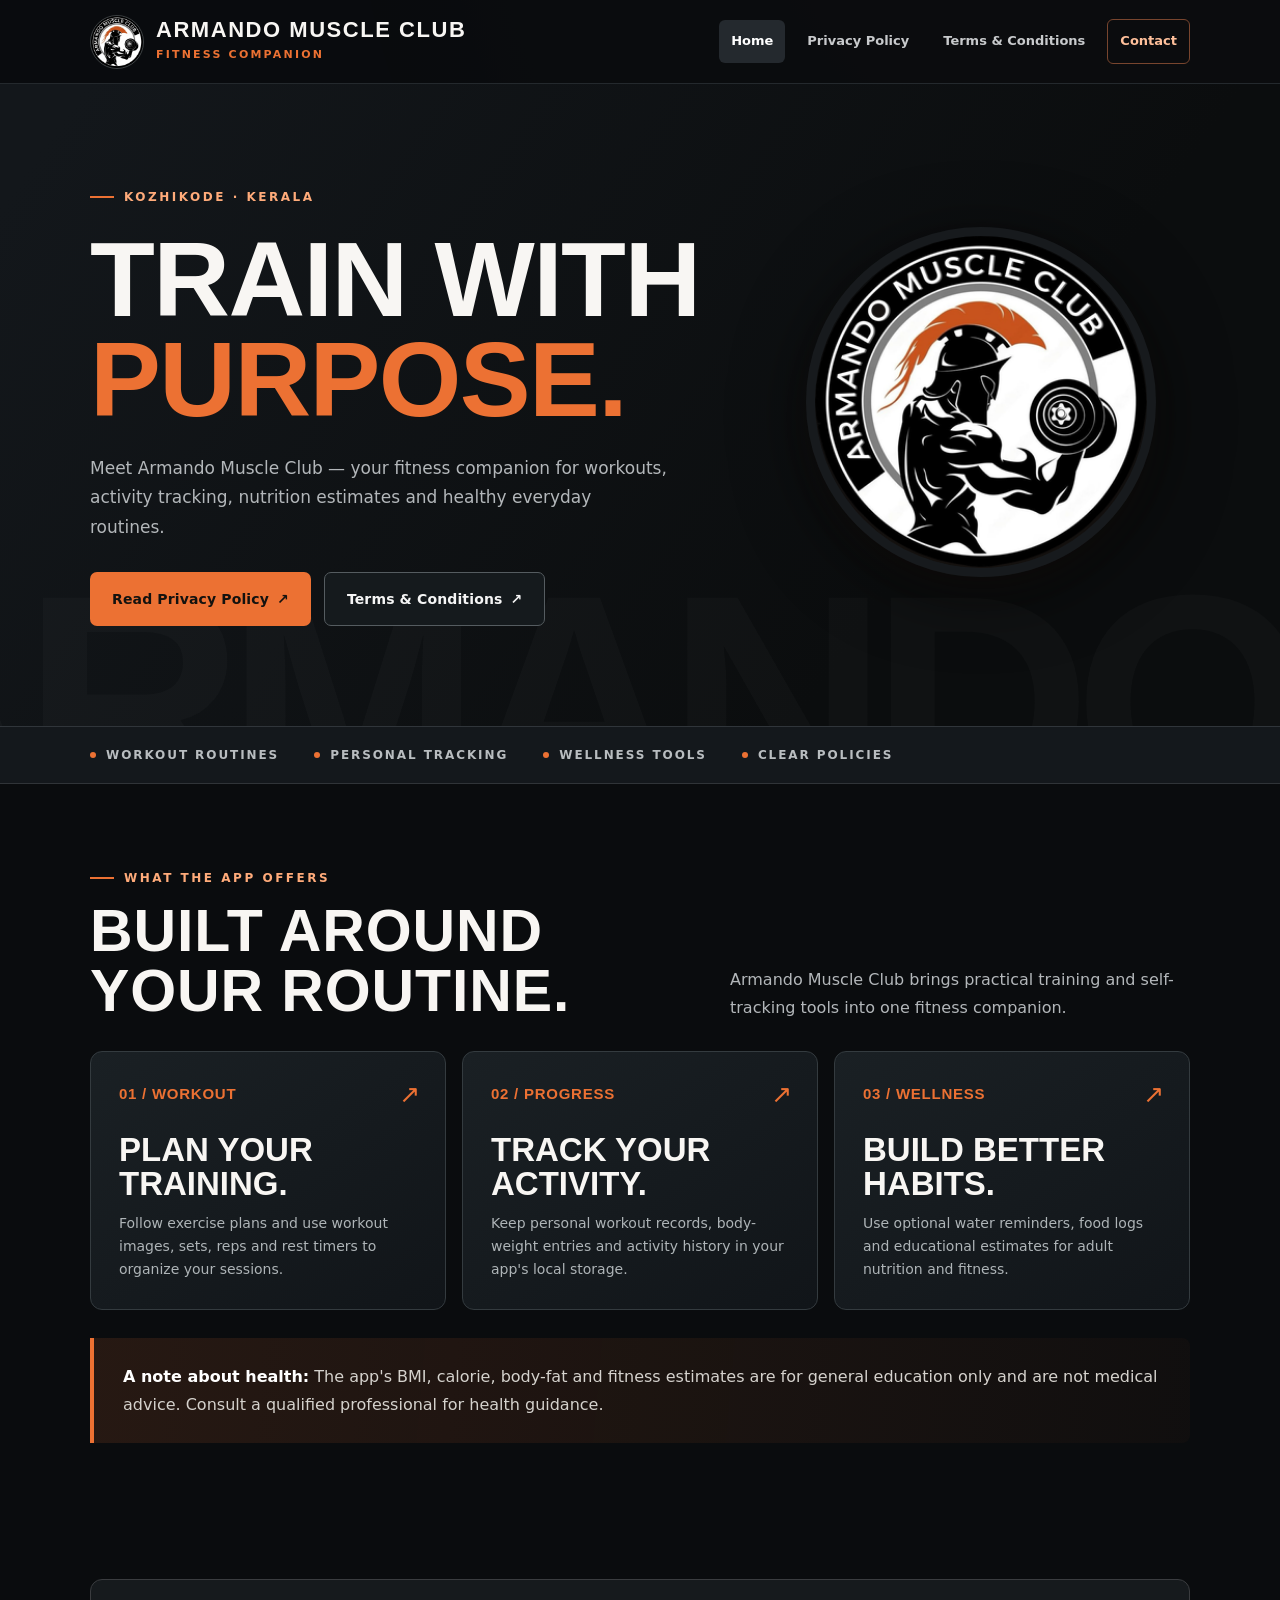
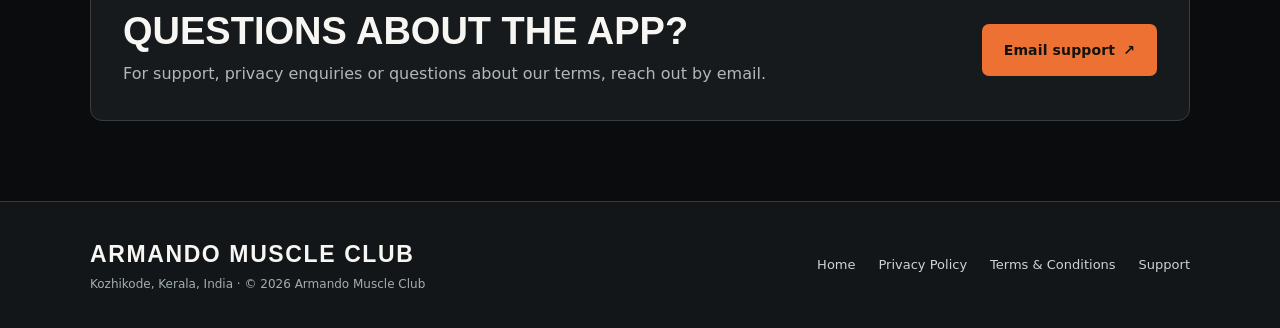
<file: index.html>
<!DOCTYPE html>
<html lang="en">
<head>
  <meta charset="utf-8">
  <meta name="viewport" content="width=device-width, initial-scale=1">
  <meta name="theme-color" content="#0a0c0e">
  <meta name="color-scheme" content="dark">
  <meta name="description" content="Armando Muscle Club fitness companion app. Read our Privacy Policy and Terms &amp; Conditions.">
  <title>Fitness &amp; Wellness | Armando Muscle Club</title>
  <link rel="icon" href="assets/logo.png" type="image/png">
  <link rel="stylesheet" href="assets/style.css">
</head>
<body>
<a class="skip" href="#main">Skip to content</a>
<header class="site-header"><div class="shell header-inner">
  <a class="brand" href="index.html" aria-label="Armando Muscle Club home">
    <img src="assets/logo.png" width="54" height="54" alt="Armando Muscle Club logo">
    <span><span class="brand-name" style="display:block">Armando Muscle Club</span><span class="brand-sub" style="display:block">Fitness companion</span></span>
  </a>
  <nav class="nav" aria-label="Primary navigation">
    <a href="index.html" aria-current="page">Home</a>
    <a href="privacy-policy.html" >Privacy Policy</a>
    <a href="terms-and-conditions.html" >Terms &amp; Conditions</a>
    <a class="nav-contact" href="mailto:adwaithcontact@gmail.com">Contact</a>
  </nav>
</div></header>
<main id="main">
<section class="hero"><div class="shell hero-inner"><div class="hero-copy"><div class="kicker">Kozhikode · Kerala</div><h1>Train with<br><span>purpose.</span></h1><p>Meet Armando Muscle Club — your fitness companion for workouts, activity tracking, nutrition estimates and healthy everyday routines.</p><div class="button-row"><a class="button primary" href="privacy-policy.html">Read Privacy Policy <span aria-hidden="true">↗</span></a><a class="button secondary" href="terms-and-conditions.html">Terms &amp; Conditions <span aria-hidden="true">↗</span></a></div></div><div class="hero-art"><img class="hero-mark" src="assets/logo.png" width="350" height="350" alt="Armando Muscle Club athlete emblem"></div></div></section>
<div class="trustline"><div class="shell"><span><i></i> Workout routines</span><span><i></i> Personal tracking</span><span><i></i> Wellness tools</span><span><i></i> Clear policies</span></div></div>
<section class="section" aria-labelledby="what-title"><div class="shell"><div class="section-heading"><div><div class="kicker">What the app offers</div><h2 id="what-title">Built around your routine.</h2></div><p>Armando Muscle Club brings practical training and self-tracking tools into one fitness companion.</p></div>
<div class="cards"><article class="tile"><span class="num">01 / WORKOUT</span><span class="arrow" aria-hidden="true">↗</span><h3>Plan your<br>training.</h3><p>Follow exercise plans and use workout images, sets, reps and rest timers to organize your sessions.</p></article><article class="tile"><span class="num">02 / PROGRESS</span><span class="arrow" aria-hidden="true">↗</span><h3>Track your<br>activity.</h3><p>Keep personal workout records, body-weight entries and activity history in your app's local storage.</p></article><article class="tile"><span class="num">03 / WELLNESS</span><span class="arrow" aria-hidden="true">↗</span><h3>Build better<br>habits.</h3><p>Use optional water reminders, food logs and educational estimates for adult nutrition and fitness.</p></article></div>
<div class="info-banner"><strong>A note about health:</strong> The app's BMI, calorie, body-fat and fitness estimates are for general education only and are not medical advice. Consult a qualified professional for health guidance.</div></div></section>
<section class="contact-section"><div class="shell"><div class="contact-panel"><div><h2>Questions about the app?</h2><p>For support, privacy enquiries or questions about our terms, reach out by email.</p></div><a class="button primary" href="mailto:adwaithcontact@gmail.com">Email support <span aria-hidden="true">↗</span></a></div></div></section>
</main>
<footer class="footer"><div class="shell footer-inner">
  <div><div class="signature">Armando Muscle Club</div><div class="subfooter">Kozhikode, Kerala, India · © 2026 Armando Muscle Club</div></div>
  <nav class="footer-links" aria-label="Footer navigation"><a href="index.html">Home</a><a href="privacy-policy.html">Privacy Policy</a><a href="terms-and-conditions.html">Terms &amp; Conditions</a><a href="mailto:adwaithcontact@gmail.com">Support</a></nav>
</div></footer>
</body></html>
</file>
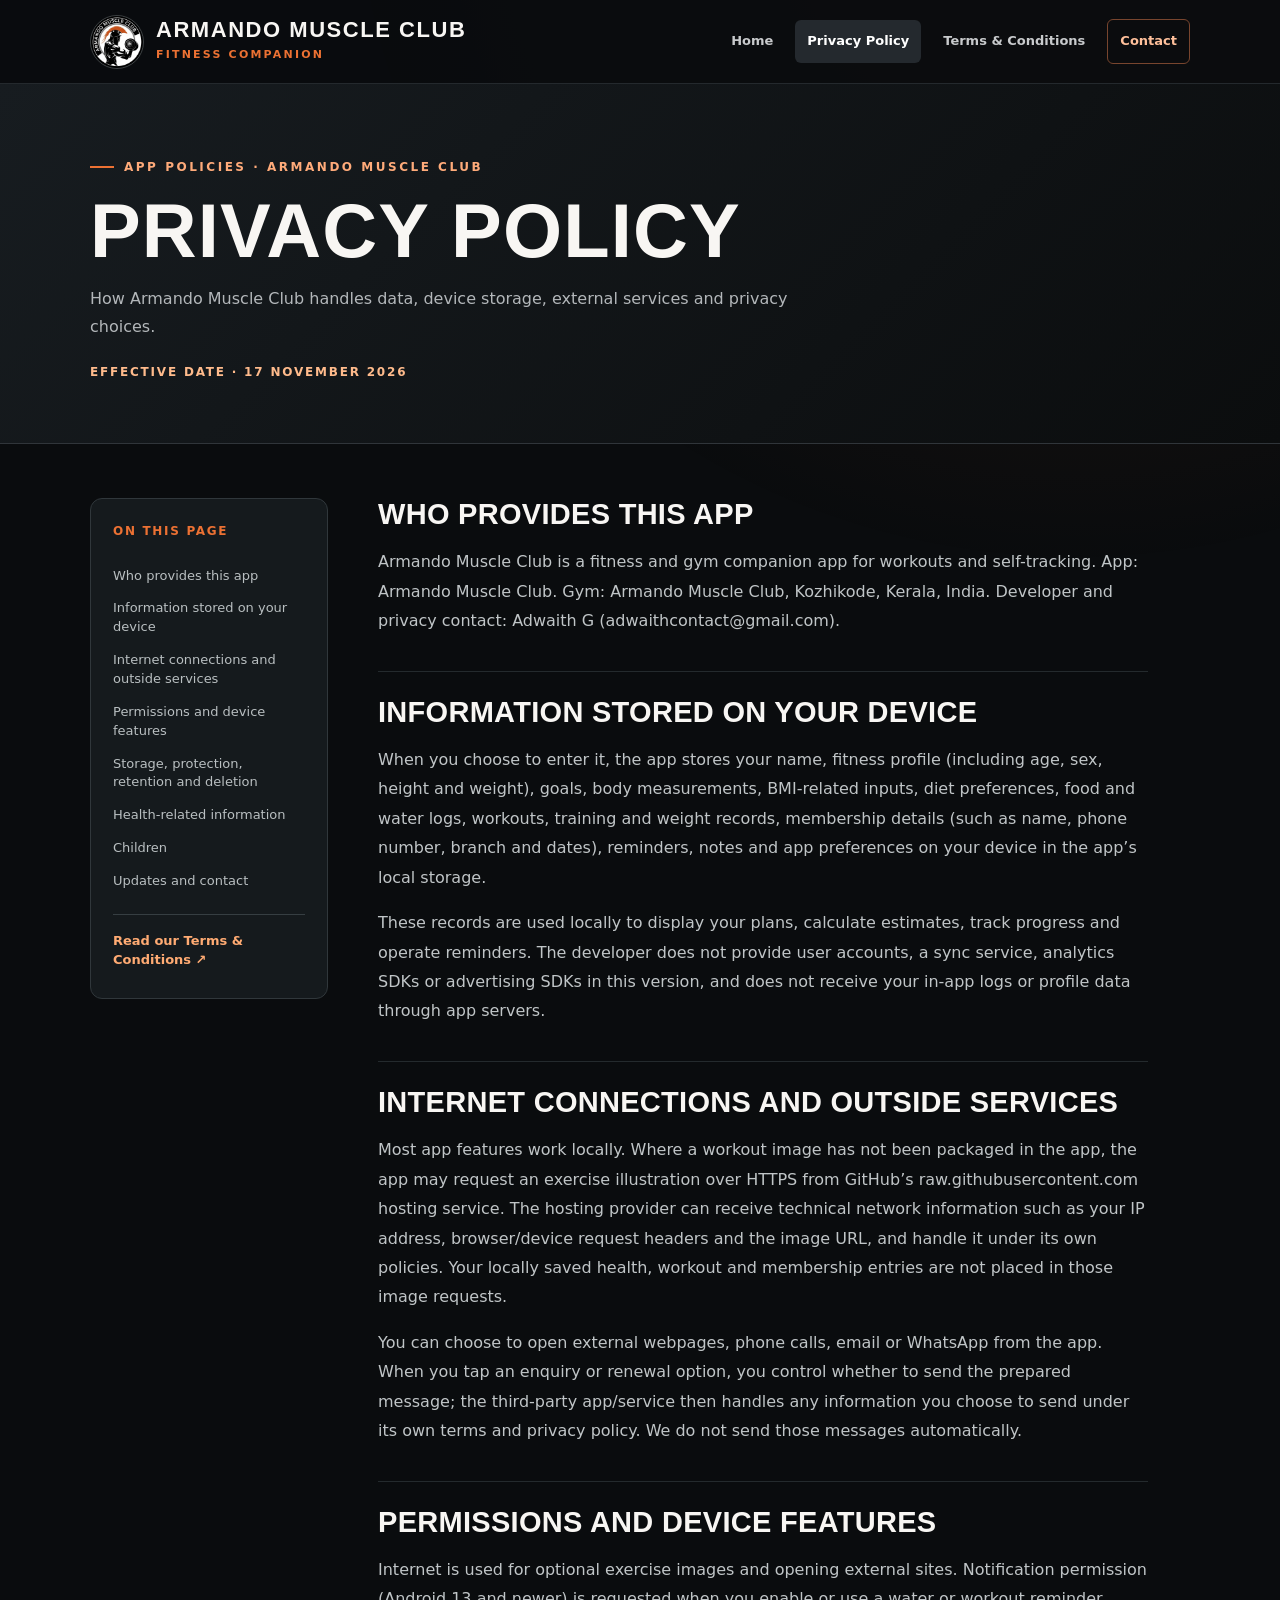
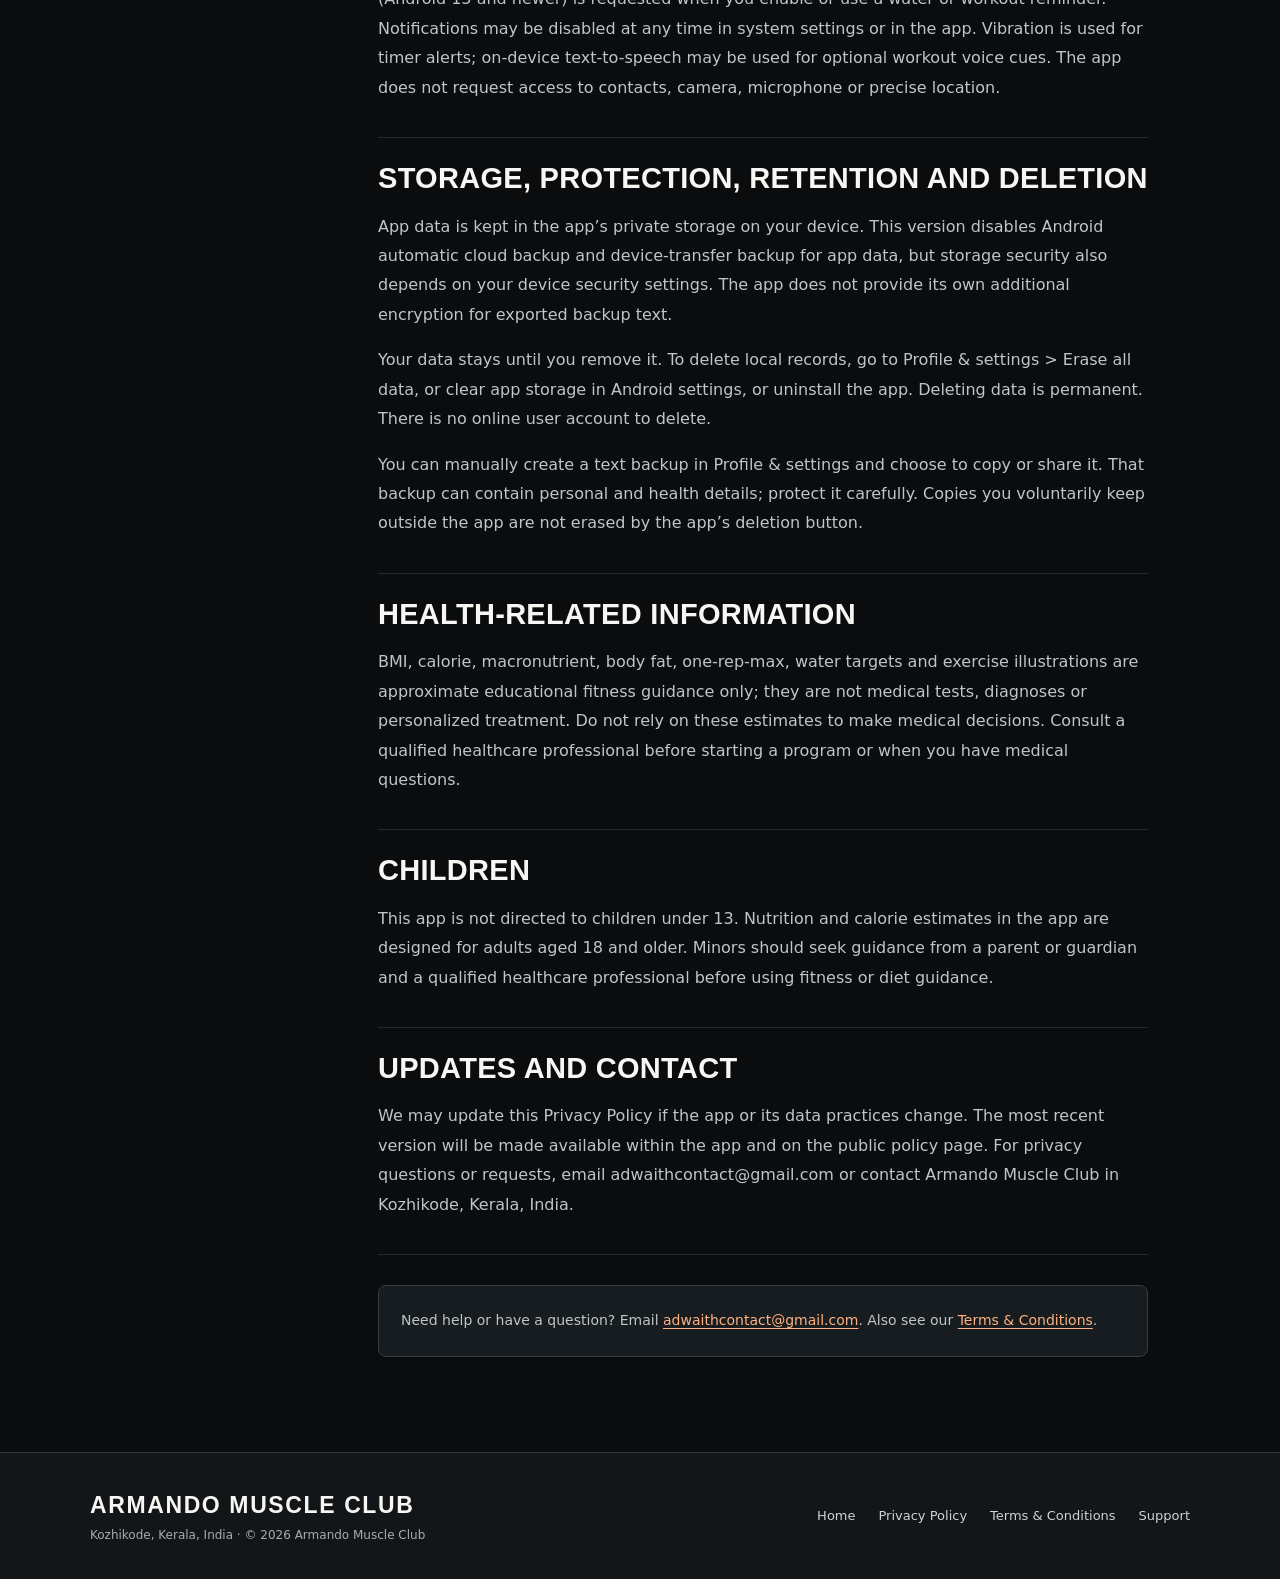
<file: privacy-policy.html>
<!DOCTYPE html>
<html lang="en">
<head>
  <meta charset="utf-8">
  <meta name="viewport" content="width=device-width, initial-scale=1">
  <meta name="theme-color" content="#0a0c0e">
  <meta name="color-scheme" content="dark">
  <meta name="description" content="How Armando Muscle Club handles data, device storage, external services and privacy choices.">
  <title>Privacy Policy | Armando Muscle Club</title>
  <link rel="icon" href="assets/logo.png" type="image/png">
  <link rel="stylesheet" href="assets/style.css">
</head>
<body>
<a class="skip" href="#main">Skip to content</a>
<header class="site-header"><div class="shell header-inner">
  <a class="brand" href="index.html" aria-label="Armando Muscle Club home">
    <img src="assets/logo.png" width="54" height="54" alt="Armando Muscle Club logo">
    <span><span class="brand-name" style="display:block">Armando Muscle Club</span><span class="brand-sub" style="display:block">Fitness companion</span></span>
  </a>
  <nav class="nav" aria-label="Primary navigation">
    <a href="index.html" >Home</a>
    <a href="privacy-policy.html" aria-current="page">Privacy Policy</a>
    <a href="terms-and-conditions.html" >Terms &amp; Conditions</a>
    <a class="nav-contact" href="mailto:adwaithcontact@gmail.com">Contact</a>
  </nav>
</div></header>
<main id="main"><section class="simple-head"><div class="shell"><div class="kicker">App policies · Armando Muscle Club</div><h1>Privacy Policy</h1><p>How Armando Muscle Club handles data, device storage, external services and privacy choices.</p><p class="dated">Effective date · 17 November 2026</p></div></section>
<div class="shell legal-grid"><aside class="toc" aria-label="On this page"><div class="toc-head">On this page</div><nav class="toc-list" aria-label="Policy sections"><a href="#who-provides-this-app">Who provides this app</a><a href="#information-stored-on-your-device">Information stored on your device</a><a href="#internet-connections-and-outside-services">Internet connections and outside services</a><a href="#permissions-and-device-features">Permissions and device features</a><a href="#storage-protection-retention-and-deletion">Storage, protection, retention and deletion</a><a href="#health-related-information">Health-related information</a><a href="#children">Children</a><a href="#updates-and-contact">Updates and contact</a></nav><a class="toc-cta" href="terms-and-conditions.html">Read our Terms & Conditions ↗</a></aside>
<article class="legal-copy" aria-label="Privacy Policy"><section id="who-provides-this-app"><h2>Who provides this app</h2><p>Armando Muscle Club is a fitness and gym companion app for workouts and self-tracking. App: Armando Muscle Club. Gym: Armando Muscle Club, Kozhikode, Kerala, India. Developer and privacy contact: Adwaith G (adwaithcontact@gmail.com).</p></section><section id="information-stored-on-your-device"><h2>Information stored on your device</h2><p>When you choose to enter it, the app stores your name, fitness profile (including age, sex, height and weight), goals, body measurements, BMI-related inputs, diet preferences, food and water logs, workouts, training and weight records, membership details (such as name, phone number, branch and dates), reminders, notes and app preferences on your device in the app’s local storage.</p><p>These records are used locally to display your plans, calculate estimates, track progress and operate reminders. The developer does not provide user accounts, a sync service, analytics SDKs or advertising SDKs in this version, and does not receive your in-app logs or profile data through app servers.</p></section><section id="internet-connections-and-outside-services"><h2>Internet connections and outside services</h2><p>Most app features work locally. Where a workout image has not been packaged in the app, the app may request an exercise illustration over HTTPS from GitHub’s raw.githubusercontent.com hosting service. The hosting provider can receive technical network information such as your IP address, browser/device request headers and the image URL, and handle it under its own policies. Your locally saved health, workout and membership entries are not placed in those image requests.</p><p>You can choose to open external webpages, phone calls, email or WhatsApp from the app. When you tap an enquiry or renewal option, you control whether to send the prepared message; the third-party app/service then handles any information you choose to send under its own terms and privacy policy. We do not send those messages automatically.</p></section><section id="permissions-and-device-features"><h2>Permissions and device features</h2><p>Internet is used for optional exercise images and opening external sites. Notification permission (Android 13 and newer) is requested when you enable or use a water or workout reminder. Notifications may be disabled at any time in system settings or in the app. Vibration is used for timer alerts; on-device text-to-speech may be used for optional workout voice cues. The app does not request access to contacts, camera, microphone or precise location.</p></section><section id="storage-protection-retention-and-deletion"><h2>Storage, protection, retention and deletion</h2><p>App data is kept in the app’s private storage on your device. This version disables Android automatic cloud backup and device-transfer backup for app data, but storage security also depends on your device security settings. The app does not provide its own additional encryption for exported backup text.</p><p>Your data stays until you remove it. To delete local records, go to Profile &amp; settings &gt; Erase all data, or clear app storage in Android settings, or uninstall the app. Deleting data is permanent. There is no online user account to delete.</p><p>You can manually create a text backup in Profile &amp; settings and choose to copy or share it. That backup can contain personal and health details; protect it carefully. Copies you voluntarily keep outside the app are not erased by the app’s deletion button.</p></section><section id="health-related-information"><h2>Health-related information</h2><p>BMI, calorie, macronutrient, body fat, one-rep-max, water targets and exercise illustrations are approximate educational fitness guidance only; they are not medical tests, diagnoses or personalized treatment. Do not rely on these estimates to make medical decisions. Consult a qualified healthcare professional before starting a program or when you have medical questions.</p></section><section id="children"><h2>Children</h2><p>This app is not directed to children under 13. Nutrition and calorie estimates in the app are designed for adults aged 18 and older. Minors should seek guidance from a parent or guardian and a qualified healthcare professional before using fitness or diet guidance.</p></section><section id="updates-and-contact"><h2>Updates and contact</h2><p>We may update this Privacy Policy if the app or its data practices change. The most recent version will be made available within the app and on the public policy page. For privacy questions or requests, email adwaithcontact@gmail.com or contact Armando Muscle Club in Kozhikode, Kerala, India.</p></section><div class="legal-end"><p>Need help or have a question? Email <a href="mailto:adwaithcontact@gmail.com">adwaithcontact@gmail.com</a>. Also see our <a href="terms-and-conditions.html">Terms &amp; Conditions</a>.</p></div></article></div></main>
<footer class="footer"><div class="shell footer-inner">
  <div><div class="signature">Armando Muscle Club</div><div class="subfooter">Kozhikode, Kerala, India · © 2026 Armando Muscle Club</div></div>
  <nav class="footer-links" aria-label="Footer navigation"><a href="index.html">Home</a><a href="privacy-policy.html">Privacy Policy</a><a href="terms-and-conditions.html">Terms &amp; Conditions</a><a href="mailto:adwaithcontact@gmail.com">Support</a></nav>
</div></footer>
</body></html>
</file>
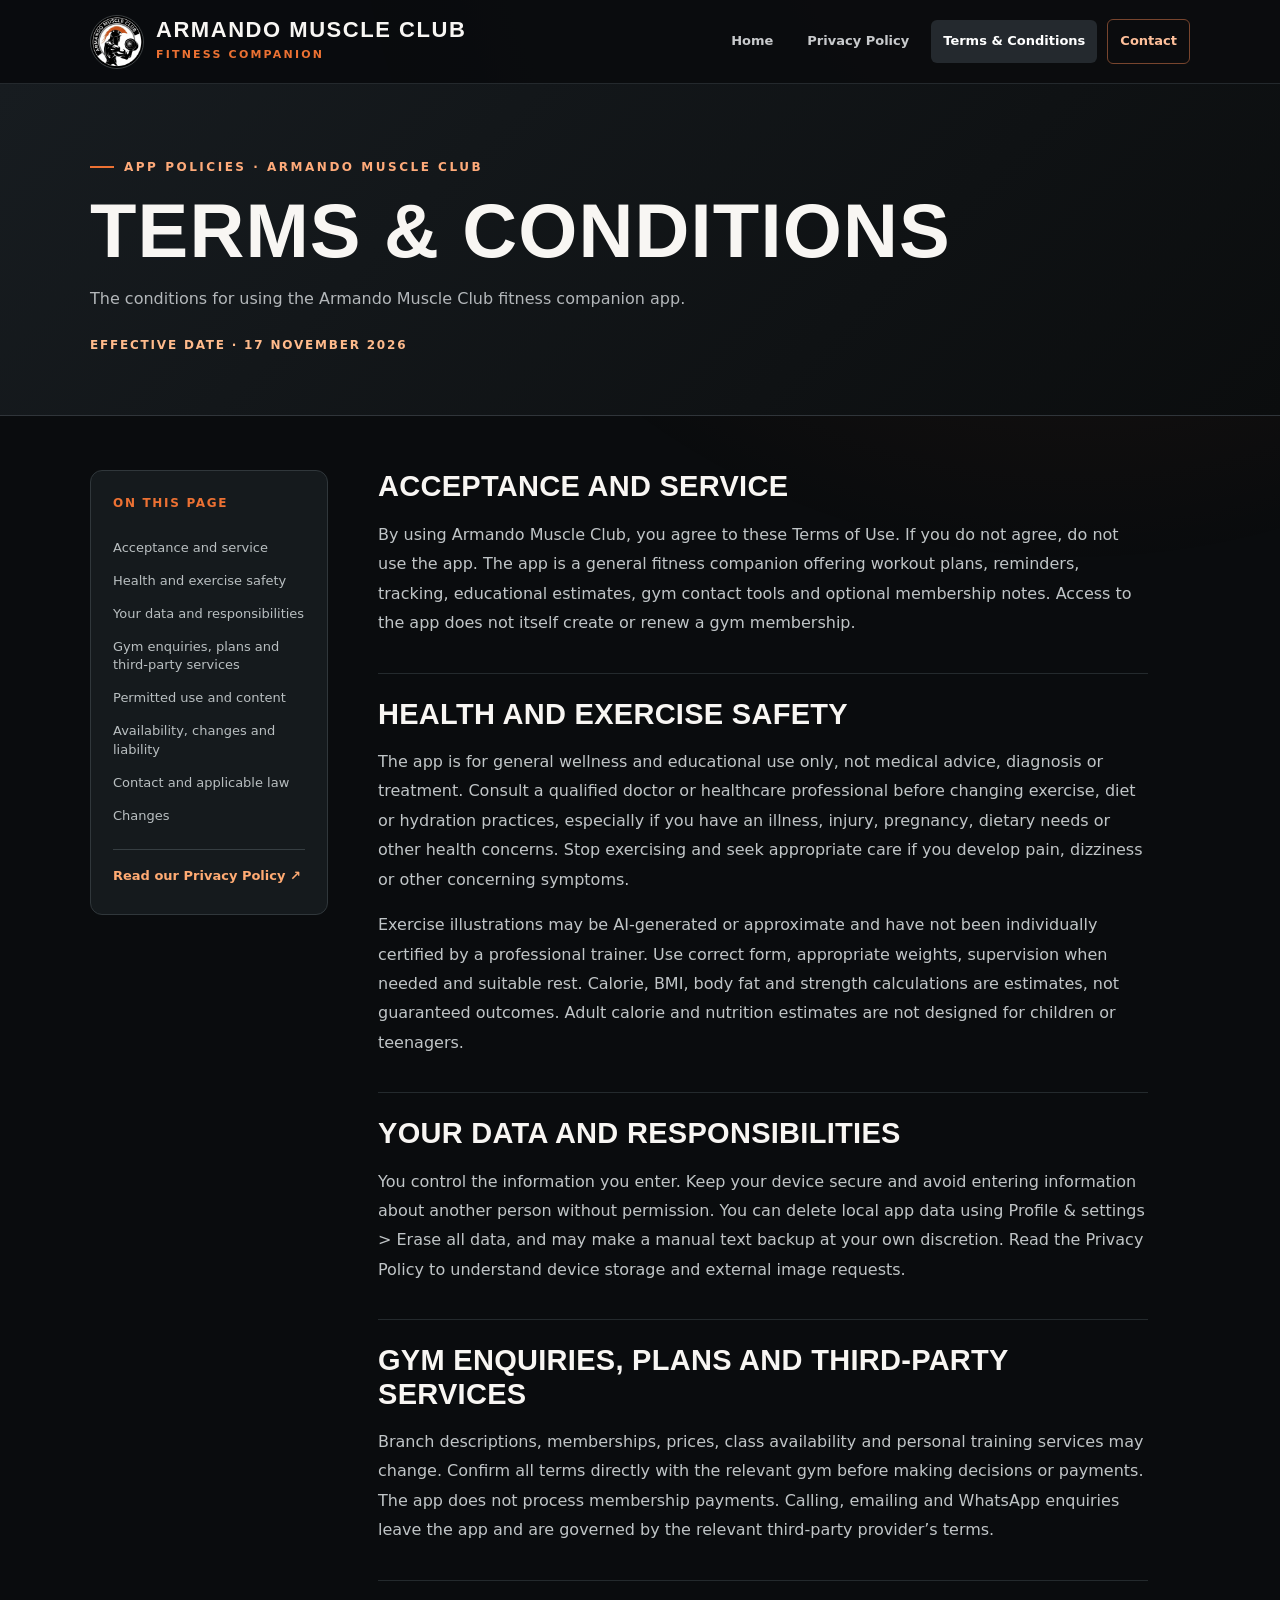
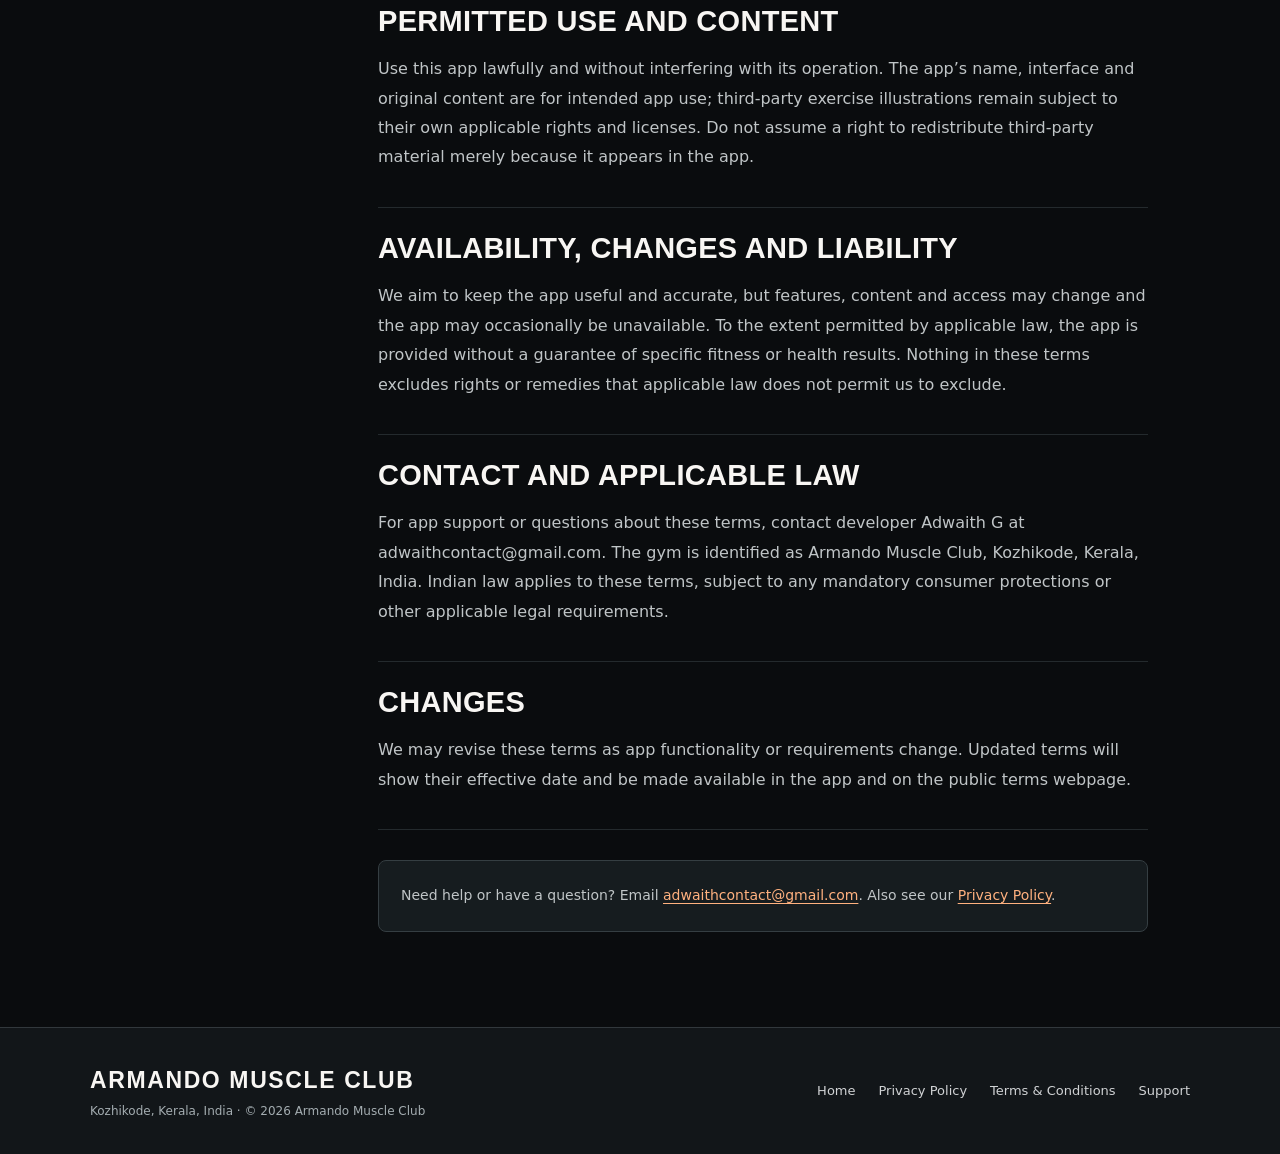
<file: terms-and-conditions.html>
<!DOCTYPE html>
<html lang="en">
<head>
  <meta charset="utf-8">
  <meta name="viewport" content="width=device-width, initial-scale=1">
  <meta name="theme-color" content="#0a0c0e">
  <meta name="color-scheme" content="dark">
  <meta name="description" content="The conditions for using the Armando Muscle Club fitness companion app.">
  <title>Terms &amp; Conditions | Armando Muscle Club</title>
  <link rel="icon" href="assets/logo.png" type="image/png">
  <link rel="stylesheet" href="assets/style.css">
</head>
<body>
<a class="skip" href="#main">Skip to content</a>
<header class="site-header"><div class="shell header-inner">
  <a class="brand" href="index.html" aria-label="Armando Muscle Club home">
    <img src="assets/logo.png" width="54" height="54" alt="Armando Muscle Club logo">
    <span><span class="brand-name" style="display:block">Armando Muscle Club</span><span class="brand-sub" style="display:block">Fitness companion</span></span>
  </a>
  <nav class="nav" aria-label="Primary navigation">
    <a href="index.html" >Home</a>
    <a href="privacy-policy.html" >Privacy Policy</a>
    <a href="terms-and-conditions.html" aria-current="page">Terms &amp; Conditions</a>
    <a class="nav-contact" href="mailto:adwaithcontact@gmail.com">Contact</a>
  </nav>
</div></header>
<main id="main"><section class="simple-head"><div class="shell"><div class="kicker">App policies · Armando Muscle Club</div><h1>Terms & Conditions</h1><p>The conditions for using the Armando Muscle Club fitness companion app.</p><p class="dated">Effective date · 17 November 2026</p></div></section>
<div class="shell legal-grid"><aside class="toc" aria-label="On this page"><div class="toc-head">On this page</div><nav class="toc-list" aria-label="Policy sections"><a href="#acceptance-and-service">Acceptance and service</a><a href="#health-and-exercise-safety">Health and exercise safety</a><a href="#your-data-and-responsibilities">Your data and responsibilities</a><a href="#gym-enquiries-plans-and-third-party-services">Gym enquiries, plans and third-party services</a><a href="#permitted-use-and-content">Permitted use and content</a><a href="#availability-changes-and-liability">Availability, changes and liability</a><a href="#contact-and-applicable-law">Contact and applicable law</a><a href="#changes">Changes</a></nav><a class="toc-cta" href="privacy-policy.html">Read our Privacy Policy ↗</a></aside>
<article class="legal-copy" aria-label="Terms & Conditions"><section id="acceptance-and-service"><h2>Acceptance and service</h2><p>By using Armando Muscle Club, you agree to these Terms of Use. If you do not agree, do not use the app. The app is a general fitness companion offering workout plans, reminders, tracking, educational estimates, gym contact tools and optional membership notes. Access to the app does not itself create or renew a gym membership.</p></section><section id="health-and-exercise-safety"><h2>Health and exercise safety</h2><p>The app is for general wellness and educational use only, not medical advice, diagnosis or treatment. Consult a qualified doctor or healthcare professional before changing exercise, diet or hydration practices, especially if you have an illness, injury, pregnancy, dietary needs or other health concerns. Stop exercising and seek appropriate care if you develop pain, dizziness or other concerning symptoms.</p><p>Exercise illustrations may be AI-generated or approximate and have not been individually certified by a professional trainer. Use correct form, appropriate weights, supervision when needed and suitable rest. Calorie, BMI, body fat and strength calculations are estimates, not guaranteed outcomes. Adult calorie and nutrition estimates are not designed for children or teenagers.</p></section><section id="your-data-and-responsibilities"><h2>Your data and responsibilities</h2><p>You control the information you enter. Keep your device secure and avoid entering information about another person without permission. You can delete local app data using Profile &amp; settings &gt; Erase all data, and may make a manual text backup at your own discretion. Read the Privacy Policy to understand device storage and external image requests.</p></section><section id="gym-enquiries-plans-and-third-party-services"><h2>Gym enquiries, plans and third-party services</h2><p>Branch descriptions, memberships, prices, class availability and personal training services may change. Confirm all terms directly with the relevant gym before making decisions or payments. The app does not process membership payments. Calling, emailing and WhatsApp enquiries leave the app and are governed by the relevant third-party provider’s terms.</p></section><section id="permitted-use-and-content"><h2>Permitted use and content</h2><p>Use this app lawfully and without interfering with its operation. The app’s name, interface and original content are for intended app use; third-party exercise illustrations remain subject to their own applicable rights and licenses. Do not assume a right to redistribute third-party material merely because it appears in the app.</p></section><section id="availability-changes-and-liability"><h2>Availability, changes and liability</h2><p>We aim to keep the app useful and accurate, but features, content and access may change and the app may occasionally be unavailable. To the extent permitted by applicable law, the app is provided without a guarantee of specific fitness or health results. Nothing in these terms excludes rights or remedies that applicable law does not permit us to exclude.</p></section><section id="contact-and-applicable-law"><h2>Contact and applicable law</h2><p>For app support or questions about these terms, contact developer Adwaith G at adwaithcontact@gmail.com. The gym is identified as Armando Muscle Club, Kozhikode, Kerala, India. Indian law applies to these terms, subject to any mandatory consumer protections or other applicable legal requirements.</p></section><section id="changes"><h2>Changes</h2><p>We may revise these terms as app functionality or requirements change. Updated terms will show their effective date and be made available in the app and on the public terms webpage.</p></section><div class="legal-end"><p>Need help or have a question? Email <a href="mailto:adwaithcontact@gmail.com">adwaithcontact@gmail.com</a>. Also see our <a href="privacy-policy.html">Privacy Policy</a>.</p></div></article></div></main>
<footer class="footer"><div class="shell footer-inner">
  <div><div class="signature">Armando Muscle Club</div><div class="subfooter">Kozhikode, Kerala, India · © 2026 Armando Muscle Club</div></div>
  <nav class="footer-links" aria-label="Footer navigation"><a href="index.html">Home</a><a href="privacy-policy.html">Privacy Policy</a><a href="terms-and-conditions.html">Terms &amp; Conditions</a><a href="mailto:adwaithcontact@gmail.com">Support</a></nav>
</div></footer>
</body></html>
</file>
<file: assets/style.css>
:root{color-scheme:dark;--bg:#0a0c0e;--pane:#11161a;--pane2:#181d21;--text:#f8f6f3;--muted:#b3b7ba;--line:#30353a;--orange:#ec7133;--orange2:#ffab73;--max:1100px}
*{box-sizing:border-box}
html{scroll-behavior:smooth}
body{margin:0;background:var(--bg);color:var(--text);font-family:'DM Sans',ui-sans-serif,system-ui,-apple-system,Segoe UI,Roboto,Arial,sans-serif;font-size:16px;line-height:1.72}
body::before{content:"";position:fixed;inset:0;pointer-events:none;z-index:-1;background:radial-gradient(ellipse at 84% -15%,rgba(236,113,51,.13),transparent 48%)}
a{color:inherit;text-decoration:none}a:hover{color:var(--orange2)}a:focus-visible{outline:3px solid var(--orange2);outline-offset:4px;border-radius:4px}
img{display:block;max-width:100%}.shell{width:min(calc(100% - 40px),var(--max));margin-inline:auto}.skip{position:absolute;left:12px;top:-70px;background:var(--orange);color:#111;padding:8px 15px;z-index:12;border-radius:6px}.skip:focus{top:12px}
.site-header{position:relative;z-index:2;border-bottom:1px solid #24292d;background:rgba(10,12,14,.93)}.header-inner{display:flex;justify-content:space-between;align-items:center;gap:20px;min-height:83px}.brand{display:flex;gap:12px;align-items:center;min-width:0}.brand img{width:54px;height:54px;object-fit:contain;border-radius:50%;border:1px solid #3d4143}.brand-name{font-family:'Barlow Condensed',Impact,sans-serif;font-size:22px;font-weight:800;letter-spacing:.07em;text-transform:uppercase;line-height:1}.brand-sub{font-size:11px;font-weight:700;text-transform:uppercase;letter-spacing:.2em;color:var(--orange);margin-top:5px}
.nav{display:flex;align-items:center;gap:10px;flex-wrap:wrap}.nav a{font-weight:600;font-size:13px;color:#c8cacc;padding:10px 12px;border-radius:6px;white-space:nowrap}.nav a[aria-current="page"],.nav a:hover{background:#24292e;color:white}.nav .nav-contact{border:1px solid #78452e;color:#ffc09b}
.kicker{display:inline-flex;align-items:center;gap:10px;color:#ffab7a;font-weight:800;text-transform:uppercase;letter-spacing:.21em;font-size:12px}.kicker::before{content:"";width:24px;height:2px;background:var(--orange)}
.hero{position:relative;overflow:hidden;padding:95px 0 100px;background:linear-gradient(125deg,#13171b 5%,#0b0d0e 72%);border-bottom:1px solid var(--line)}.hero::after{content:'ARMANDO';position:absolute;right:-14px;bottom:-130px;font-family:'Barlow Condensed',Impact,sans-serif;font-size:clamp(170px,24vw,430px);letter-spacing:-.06em;font-weight:800;line-height:1;color:rgba(255,255,255,.018);pointer-events:none}
.hero-inner{display:grid;grid-template-columns:1.2fr .8fr;gap:55px;align-items:center;position:relative;z-index:1}.hero h1{font-family:'Barlow Condensed',Impact,sans-serif;font-size:clamp(54px,8.3vw,112px);letter-spacing:-.015em;text-transform:uppercase;font-weight:800;line-height:.94;margin:23px 0 24px;max-width:780px}.hero h1 span{color:var(--orange)}.hero p{font-size:17px;color:var(--muted);max-width:580px;margin:0 0 30px}.button-row{display:flex;flex-wrap:wrap;gap:13px}.button{display:inline-flex;align-items:center;justify-content:center;gap:8px;border-radius:7px;font-weight:800;letter-spacing:.01em;font-size:14px;padding:14px 22px;transition:transform .18s ease,background .18s ease}.button:hover{transform:translateY(-2px);color:inherit}.primary{background:var(--orange);color:#14120f}.primary:hover{background:#fa9253;color:#14120f}.secondary{border:1px solid #555c60;color:#f5f5f5;background:#151a1d}.secondary:hover{background:#22282c}.hero-art{display:flex;justify-content:center;position:relative}.hero-art::before{content:"";position:absolute;width:380px;height:380px;max-width:100%;background:radial-gradient(circle,rgba(236,113,51,.22),transparent 70%);filter:blur(11px)}.hero-mark{position:relative;border-radius:50%;width:min(350px,90%);box-shadow:0 15px 70px rgba(0,0,0,.58);border:9px solid #171a1d}
.trustline{padding:18px 0;background:#14181c;border-bottom:1px solid #303438;color:#b9bdc0;font-size:12px;font-weight:700;text-transform:uppercase;letter-spacing:.16em}.trustline .shell{display:flex;flex-wrap:wrap;gap:20px 35px}.trustline span{display:flex;align-items:center;gap:10px}.trustline i{display:inline-block;width:6px;height:6px;border-radius:50%;background:var(--orange)}
.section{padding:76px 0}.section-heading{display:flex;justify-content:space-between;align-items:end;gap:25px;margin-bottom:30px}.section-heading h2,.simple-head h1{font-family:'Barlow Condensed',Impact,sans-serif;font-weight:800;text-transform:uppercase;letter-spacing:.015em}.section-heading h2{font-size:clamp(33px,5vw,59px);line-height:1.02;margin:12px 0 0}.section-heading p{max-width:460px;color:var(--muted);margin:0}.cards{display:grid;grid-template-columns:repeat(3,minmax(0,1fr));gap:16px}.tile{padding:28px;background:linear-gradient(145deg,#1a2024,#111519);border:1px solid #343b3f;border-radius:12px;min-height:235px;position:relative;overflow:hidden;transition:border .2s ease}.tile:hover{border-color:#9e5838}.tile .num{font-family:'Barlow Condensed',sans-serif;font-weight:800;letter-spacing:.05em;font-size:15px;color:var(--orange)}.tile h3{font-family:'Barlow Condensed',Impact,sans-serif;font-size:33px;line-height:1.05;text-transform:uppercase;margin:25px 0 10px}.tile p{font-size:14px;line-height:1.65;color:#aeb4b7;margin:0}.tile .arrow{position:absolute;right:25px;top:21px;font-size:25px;color:var(--orange)}
.info-banner{margin-top:28px;padding:25px 29px;background:linear-gradient(95deg,rgba(236,113,51,.13),rgba(236,113,51,.03));border-left:4px solid var(--orange);border-radius:0 8px 8px 0;color:#d5d2cd}.info-banner strong{color:white}.contact-section{padding:60px 0 80px}.contact-panel{display:grid;grid-template-columns:1fr auto;align-items:center;gap:24px;border:1px solid #3a3c3f;background:#161a1d;padding:32px;border-radius:12px}.contact-panel h2{font-family:'Barlow Condensed',Impact,sans-serif;font-size:38px;line-height:1;margin:0 0 10px;text-transform:uppercase}.contact-panel p{color:var(--muted);margin:0}
.simple-head{padding:65px 0 60px;background:linear-gradient(135deg,#171c20,#0b0d0e);border-bottom:1px solid #30353a}.simple-head h1{font-size:clamp(44px,6.6vw,76px);line-height:1;margin:16px 0}.simple-head p{max-width:760px;color:var(--muted);font-size:16px;margin:0}.simple-head .dated{font-size:12px;text-transform:uppercase;font-weight:800;letter-spacing:.15em;color:#ffbb8c;margin-top:22px}
.legal-grid{display:grid;grid-template-columns:238px minmax(0,1fr);gap:50px;align-items:start;padding:54px 0 95px}.toc{position:sticky;top:26px;background:#151a1d;border:1px solid #30373b;border-radius:12px;padding:22px}.toc-head{font-weight:800;letter-spacing:.14em;text-transform:uppercase;font-size:12px;color:var(--orange);margin:0 0 18px}.toc a{display:block;padding:7px 0;font-size:13px;line-height:1.45;color:#b9bfc1}.toc a:hover{color:#ffa46f}.toc .toc-cta{border-top:1px solid #363e42;padding-top:17px;margin-top:16px;color:var(--orange2);font-weight:700}.legal-copy{min-width:0;max-width:770px}.legal-copy section{scroll-margin-top:30px;padding-bottom:19px;margin-bottom:24px;border-bottom:1px solid #242a2d}.legal-copy section:last-child{border-bottom:0}.legal-copy h2{font-family:'Barlow Condensed',Impact,sans-serif;font-weight:700;font-size:29px;letter-spacing:.01em;text-transform:uppercase;line-height:1.15;margin:0 0 16px}.legal-copy p{color:#c0c5c7;line-height:1.84;margin:0 0 16px}.legal-copy a{color:#ffb17f;text-decoration:underline;text-underline-offset:3px}.legal-copy .legal-end{background:#161c1f;padding:22px;border-radius:8px;border:1px solid #353e42;margin-top:30px}.legal-copy .legal-end p{margin:0;font-size:14px}
.footer{background:#121619;border-top:1px solid #32383c;padding:33px 0}.footer-inner{display:flex;justify-content:space-between;align-items:center;gap:24px;flex-wrap:wrap}.footer .signature{font-family:'Barlow Condensed',Impact,sans-serif;text-transform:uppercase;letter-spacing:.07em;font-size:23px;font-weight:800}.footer .subfooter{font-size:12px;color:#a4adb1}.footer-links{display:flex;flex-wrap:wrap;gap:14px 23px;font-size:13px;color:#d0d2d4}
@media(max-width:780px){.header-inner{flex-direction:column;align-items:start;padding-block:14px}.nav{gap:4px}.nav a{padding:8px 9px;font-size:12px}.hero{padding:60px 0}.hero-inner{grid-template-columns:1fr;gap:34px}.hero-art{order:-1;justify-content:flex-start}.hero-mark{width:160px;border-width:5px}.hero h1{font-size:clamp(51px,13vw,84px);margin-top:20px}.hero p{font-size:15px}.section{padding:55px 0}.section-heading{flex-direction:column;align-items:start}.cards{grid-template-columns:1fr}.tile{min-height:auto}.contact-panel{grid-template-columns:1fr}.legal-grid{grid-template-columns:1fr;gap:27px;padding-top:28px}.toc{position:static}.toc-list{display:grid;grid-template-columns:repeat(2,minmax(0,1fr));gap:0 16px}.simple-head{padding:47px 0 40px}}
@media(max-width:430px){.shell{width:min(calc(100% - 28px),var(--max))}.brand img{width:45px;height:45px}.brand-name{font-size:19px}.trustline .shell{gap:10px}.trustline{letter-spacing:.08em;font-size:11px}.toc-list{grid-template-columns:1fr}.contact-panel{padding:24px}.nav a{padding:6px 8px}.hero-mark{width:130px}}
@media(prefers-reduced-motion:reduce){html{scroll-behavior:auto}.button,.tile{transition:none}}
</file>
